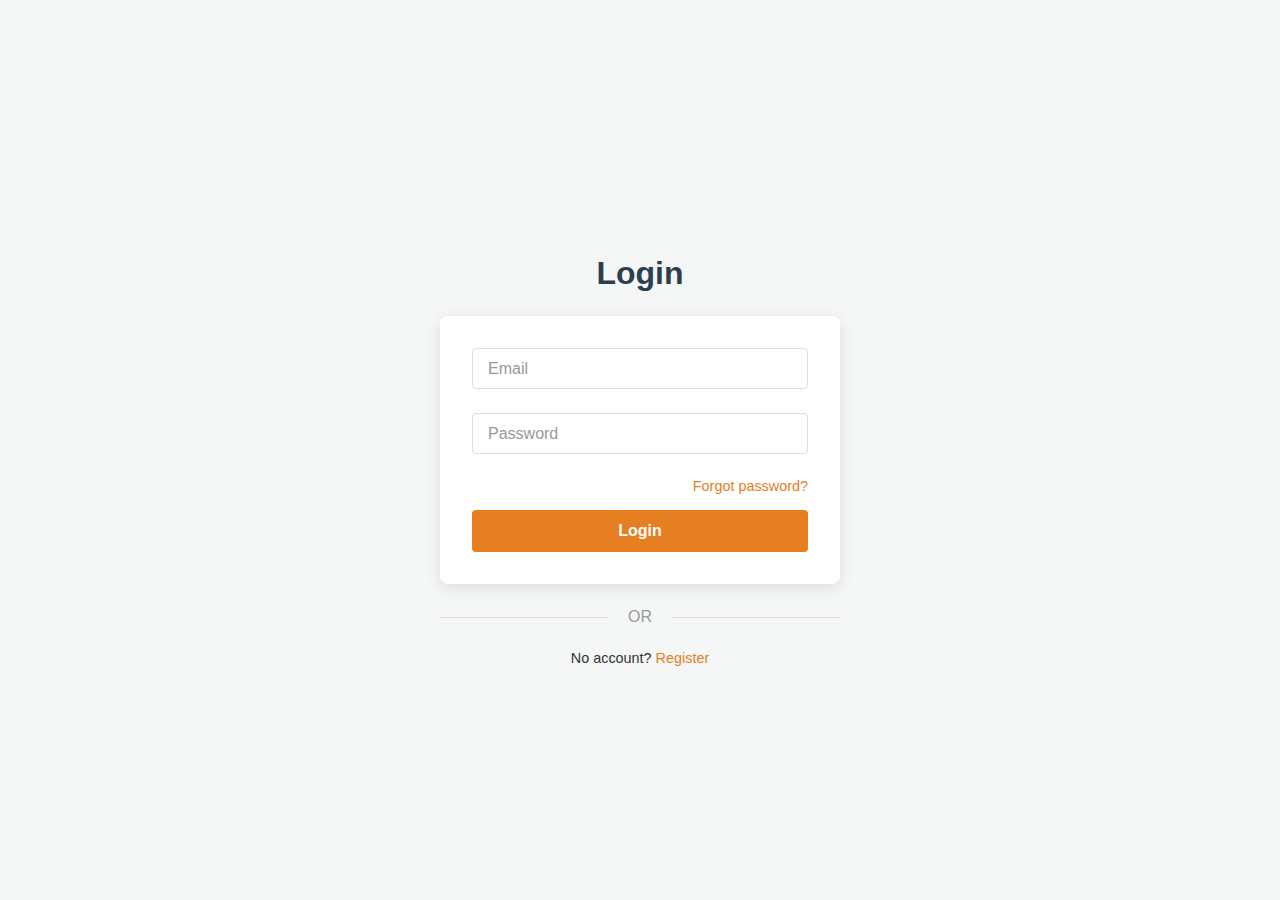
<file: index.html>
<!DOCTYPE html>
<html lang="en">
<head>
  <meta charset="UTF-8">
  <meta name="viewport" content="width=device-width, initial-scale=1.0">
  <title>Home | Chakula Kitamu</title>
  <script defer src="main.js"></script>
  <style>
    body { font-family: 'Segoe UI', sans-serif; background-color: #f4f7f6; margin: 0; color: #333; line-height: 1.6; }
    .container { max-width: 1200px; margin: 0 auto; padding: 20px; }
    
    /* Header */
    .dashboard-header { 
      display: flex; 
      flex-direction: column; 
      align-items: center; 
      padding: 2rem 0; 
      margin-bottom: 2rem; 
      border-bottom: 1px solid #ddd; 
    }
    .page-title { 
      color: #e67e22; 
      margin: 0 0 1rem 0; 
      font-size: 3rem; 
      font-weight: 800; 
      text-transform: uppercase; 
      letter-spacing: 2px; 
    }
    .links a { margin: 0 15px; text-decoration: none; color: #555; font-weight: 600; font-size: 1.1rem; }
    .links a:hover, .links a[aria-current="page"] { color: #e67e22; }
    
    .footer { text-align: center; margin-top: 3rem; padding: 1rem; color: #777; border-top: 1px solid #ddd; }
    
    /* Hero Section */
    .hero {
      background: linear-gradient(rgba(0,0,0,0.6), rgba(0,0,0,0.6)), url('https://images.unsplash.com/photo-1504674900247-0877df9cc836?auto=format&fit=crop&w=1200&q=80');
      background-size: cover;
      background-position: center;
      color: white;
      padding: 6rem 2rem;
      text-align: center;
      border-radius: 12px;
      box-shadow: 0 4px 15px rgba(0,0,0,0.1);
    }
    .hero h2 { font-size: 3rem; margin: 0 0 1rem; }
    .hero p { font-size: 1.25rem; margin-bottom: 2rem; opacity: 0.9; }
    
    .btn { display: inline-block; padding: 12px 32px; background: #e67e22; color: white; border: none; border-radius: 6px; cursor: pointer; font-weight: 600; text-decoration: none; font-size: 1.1rem; transition: background 0.2s; }
    .btn:hover { background: #d35400; }
    
    @media (max-width: 768px) {
      .hero { padding: 4rem 1rem; }
      .hero h2 { font-size: 2rem; }
    }
  </style>
</head>
<body>

<main class="container">
  <header class="dashboard-header">
    <h1 class="page-title">Chakula Kitamu</h1>

    <nav class="links">
      <a href="index.html" aria-current="page">Home</a>
      <a href="menu.html">Menu</a>
      <a href="cart.html">Cart (<span id="cartCount">0</span>)</a>
      <a href="login.html">login</a>
    </nav>
  </header>

  <section class="hero">
    <h2>Karibu Chakula Kitamu</h2>
    <p>Experience the authentic taste of Tanzania. Fresh, delicious, and delivered to your doorstep.</p>
    <a href="menu.html" class="btn">Order Now</a>
  </section>

  <footer class="footer">
    @epol-cafteria
  </footer>

</main>

</body>
</html>
</file>
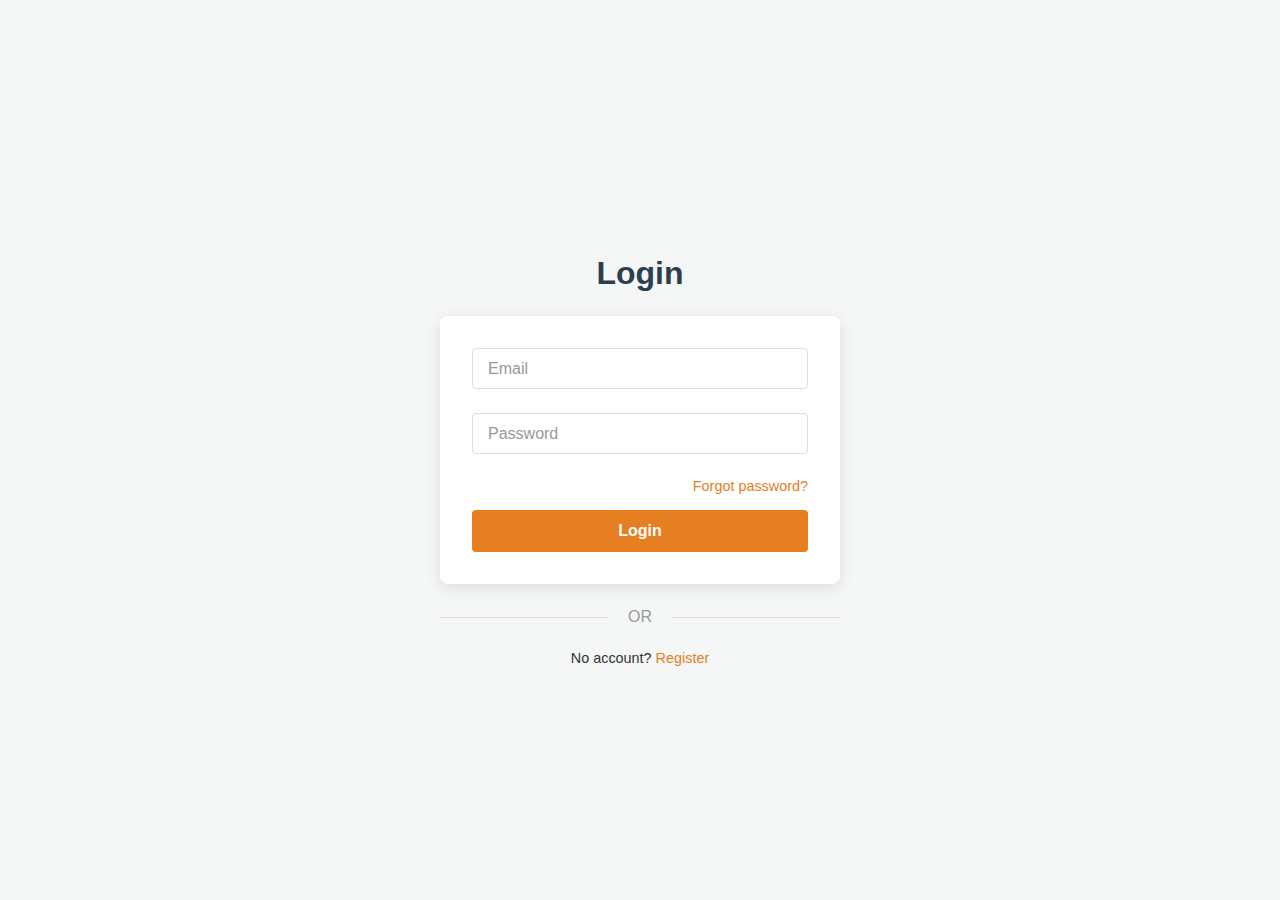
<file: cart.html>
<!DOCTYPE html>
<html lang="en">
<head>
  <meta charset="UTF-8">
  <meta name="viewport" content="width=device-width, initial-scale=1.0">
  <title>Shopping Cart</title>
  <link rel="stylesheet" href="style.css">
  <script defer src="main.js"></script>
</head>
<body>

<main class="container">
  <header class="dashboard-header">
    <h1 class="page-title">Shopping Cart</h1>

    <nav class="links">
      <a href="index.html">Home</a>
      <a href="menu.html">Menu</a>
      <!-- aria-current indicates this is the active page -->
      <a href="cart.html" aria-current="page">Cart (<span id="cartCount">0</span>)</a>
      <a href="login.html">Login</a>
    </nav>
  </header>

  <section class="cart-content">
    <!-- The ID 'cartItems' matches your JS loadCart() function -->
    <ul id="cartItems">
      <!-- This text will be replaced by JS if the cart has items -->
      <li class="empty-cart-msg">Your cart is currently empty.</li>
    </ul>

    <!-- Total Price Display -->
    <div id="cartTotalContainer" class="cart-total">Total: <span id="cartTotalDisplay">Tsh 0</span></div>

    <div class="cart-actions">
      <!-- Primary Action: Clear Cart -->
      <!-- We use a specific ID so we can attach the event listener in JS -->
      <button id="clearCartBtn" class="btn btn-danger" type="button">Clear Cart</button>
      
      <!-- Secondary Action: Continue Shopping -->
      <a href="menu.html" class="btn btn-secondary">Continue Shopping</a>

      <!-- Primary Action: Checkout -->
      <a href="checkout.html" class="btn">Proceed to Checkout</a>
    </div>
  </section>

</main>

</body>
</html>
</file>
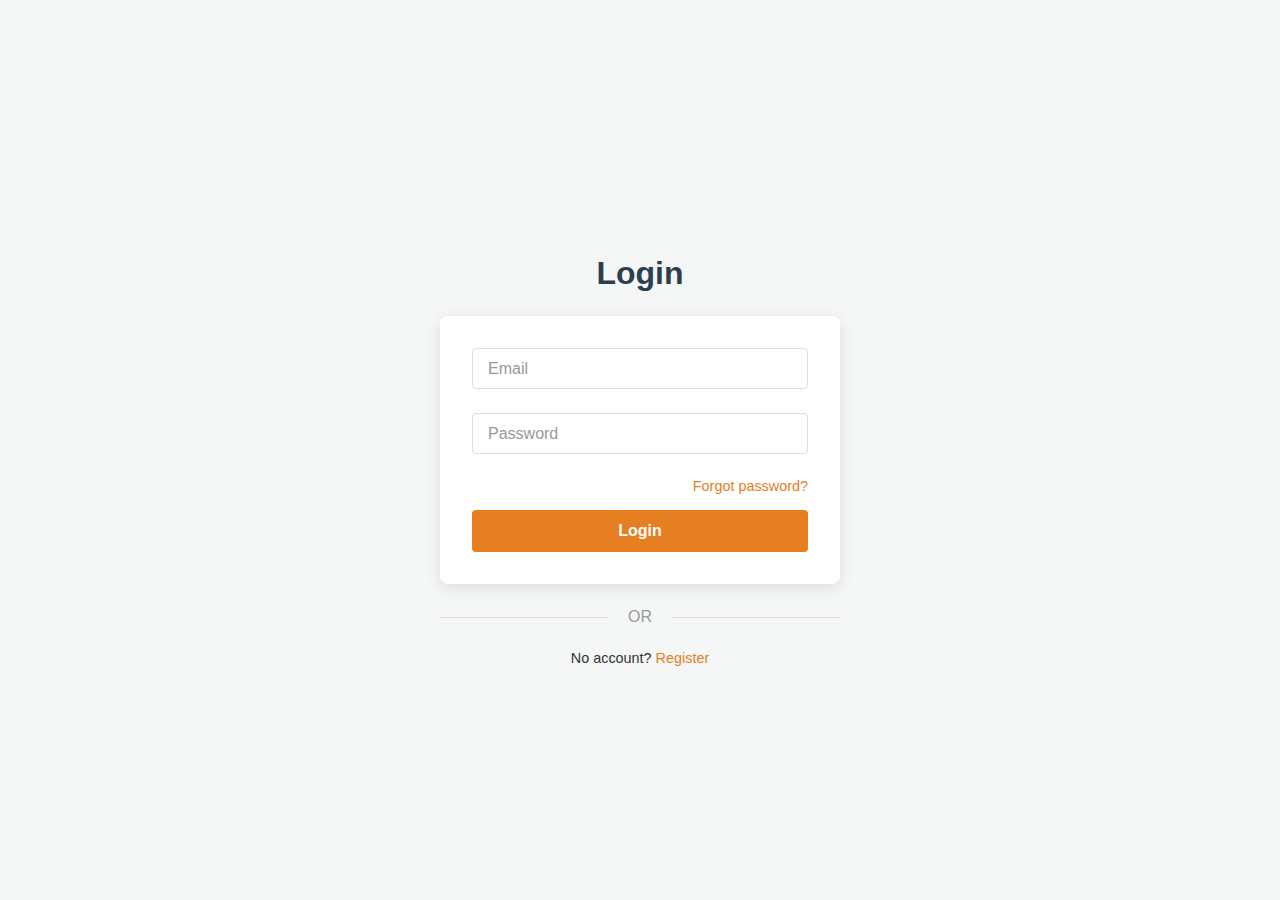
<file: checkout.html>
<!DOCTYPE html>
<html lang="en">
<head>
  <meta charset="UTF-8">
  <meta name="viewport" content="width=device-width, initial-scale=1.0">
  <title>Checkout | Chakula Kitamu</title>
  <link rel="stylesheet" href="style.css">
  <script defer src="main.js"></script>
  <style>
    .checkout-grid { display: grid; grid-template-columns: 1fr 1fr; gap: 2rem; }
    .order-summary { background: white; padding: 2rem; border-radius: 12px; box-shadow: 0 2px 8px rgba(0,0,0,0.05); height: fit-content; }
    .order-item { display: flex; justify-content: space-between; padding: 0.5rem 0; border-bottom: 1px solid #eee; }
    .total-row { display: flex; justify-content: space-between; font-weight: bold; font-size: 1.2rem; margin-top: 1rem; padding-top: 1rem; border-top: 2px solid #333; }
    @media(max-width: 768px) { .checkout-grid { grid-template-columns: 1fr; } }
  </style>
</head>
<body>

<main class="container">
  <header class="dashboard-header">
    <h1 class="page-title">Checkout</h1>
    <nav class="links">
      <a href="index.html">Home</a>
      <a href="menu.html">Menu</a>
      <a href="cart.html">Cart (<span id="cartCount">0</span>)</a>
      <a href="login.html">Login</a>
    </nav>
  </header>

  <div class="checkout-grid">
    <!-- Checkout Form -->
    <form id="checkoutForm">
      <h2 style="margin-top:0;">Shipping Details</h2>
      
      <div class="input-group">
        <input type="text" name="fullname" id="fullname" required placeholder=" ">
        <label for="fullname">Full Name</label>
      </div>

      <div class="input-group">
        <input type="text" name="address" id="address" required placeholder=" ">
        <label for="address">Delivery Address</label>
      </div>

      <div class="input-group">
        <input type="tel" name="phone" id="phone" required placeholder=" ">
        <label for="phone">Phone Number</label>
      </div>

      <div class="input-group">
        <select name="payment" id="payment" required style="width:100%; padding:12px; border:1px solid #ddd; border-radius:6px; background:transparent;">
          <option value="" disabled selected>Select Payment Method</option>
          <option value="cash">Cash on Delivery</option>
          <option value="mobile">Mobile Money</option>
        </select>
      </div>

      <button type="submit" class="btn">Place Order</button>
    </form>

    <!-- Order Summary -->
    <div class="order-summary">
      <h2 style="margin-top:0;">Your Order</h2>
      <ul id="checkoutItems">
        <!-- Items loaded via JS -->
      </ul>
      <div class="total-row">
        <span>Total</span>
        <span id="checkoutTotal">Tsh 0</span>
      </div>
    </div>
  </div>
</main>

</body>
</html>
</file>
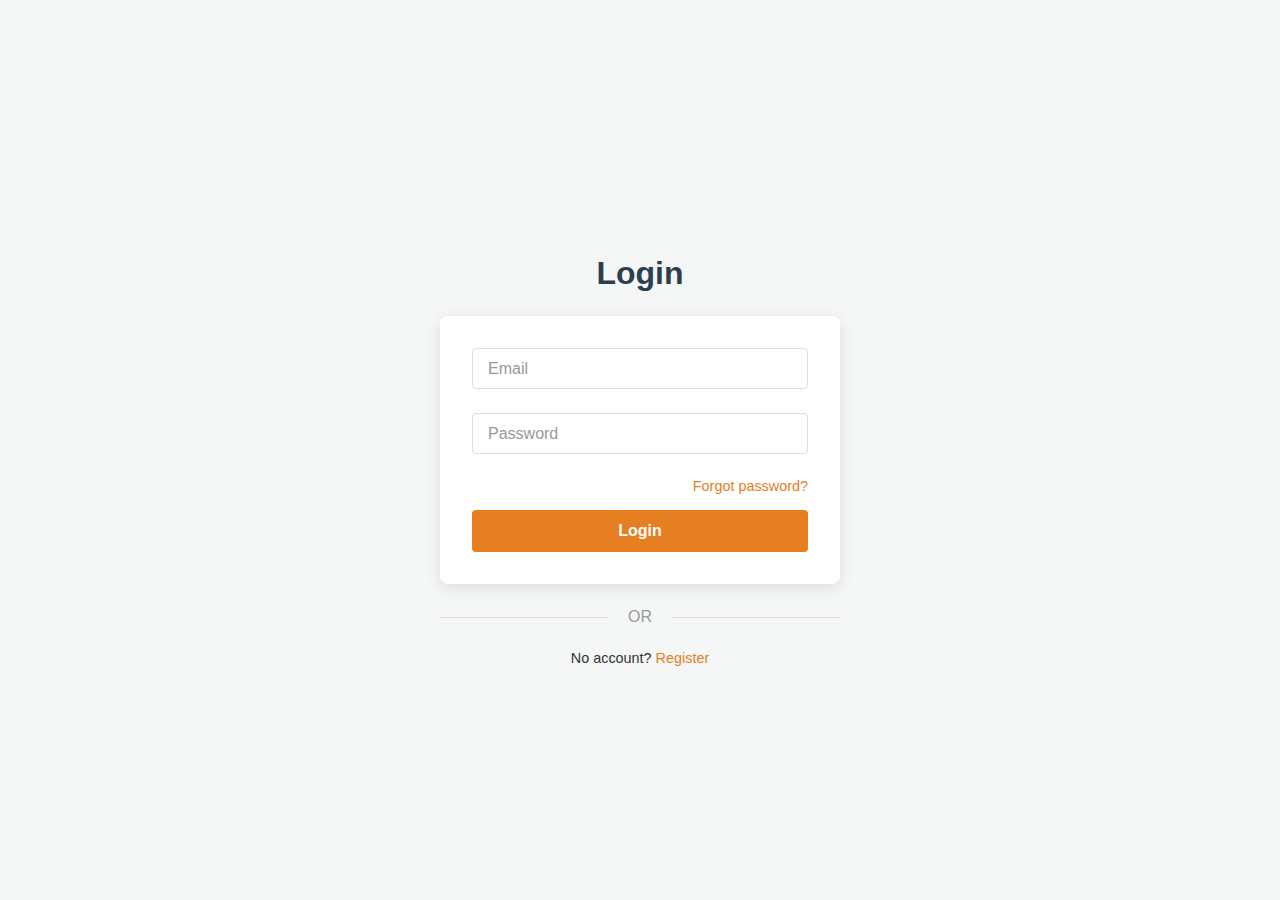
<file: contact.html>
<!DOCTYPE html>
<html lang="en">
<head>
    <meta charset="UTF-8">
    <meta name="viewport" content="width=device-width, initial-scale=1.0">
    <title>Contact Us | EPOL CAFTERIA</title>
    <script defer src="main.js"></script>
    <style>
        body { font-family: 'Segoe UI', sans-serif; background-color: #f4f7f6; margin: 0; color: #333; line-height: 1.6; }
        .container { max-width: 1200px; margin: 0 auto; padding: 20px; }

        /* Header Consistency */
        .dashboard-header { display: flex; justify-content: space-between; align-items: center; padding: 1rem 0; margin-bottom: 2rem; border-bottom: 1px solid #ddd; }
        .page-title { color: #2c3e50; margin: 0; }
        .links a { margin-left: 20px; text-decoration: none; color: #555; font-weight: 600; }
        .links a:hover, .links a[aria-current="page"] { color: #e67e22; }

        /* Contact Page Specific CSS */
        .contact-container {
            display: grid;
            grid-template-columns: 1fr 1fr; /* Two-column layout */
            gap: 40px;
            background: white;
            box-shadow: 0 5px 15px rgba(0,0,0,0.1);
            border-radius: 10px;
            padding: 40px;
        }

        .contact-info h2, .contact-form h2 {
            color: #d35400;
            margin-bottom: 20px;
        }

        .info-item { margin-bottom: 20px; }
        .info-item h4 { margin-bottom: 5px; color: #555; }

        /* Form Styling */
        .contact-form input, .contact-form textarea {
            width: 100%;
            padding: 12px;
            margin-bottom: 15px;
            border: 1px solid #ddd;
            border-radius: 5px;
            font-size: 1rem;
        }

        .contact-form textarea { height: 120px; resize: vertical; }

        .submit-btn {
            background-color: #d35400;
            color: white;
            border: none;
            padding: 12px 25px;
            font-size: 1.1rem;
            cursor: pointer;
            border-radius: 5px;
            transition: background 0.3s;
            width: 100%;
        }

        .submit-btn:hover { background-color: #e67e22; }

        /* Mobile Responsive */
        @media (max-width: 768px) {
            .dashboard-header { flex-direction: column; gap: 1rem; text-align: center; }
            .contact-container { grid-template-columns: 1fr; }
        }
    </style>
</head>
<body>

<main class="container">
    <header class="dashboard-header">
        <h1 class="page-title">Contact Us</h1>
        <nav class="links">
            <a href="index.html">Home</a>
            <a href="menu.html">Menu</a>
            <a href="contact.html" aria-current="page">Contact</a>
            <a href="cart.html">Cart (<span id="cartCount">0</span>)</a>
            <a href="login.html">Login</a>
        </nav>
    </header>

    <div class="contact-container">
        <!-- Contact Information Column -->
        <section class="contact-info">
            <h2>For more info</h2>
            <div class="info-item">
                <h4>📍 Address</h4>
                <p>Kigamboni Tungi</p>
            </div>
            <div class="info-item">
                <h4>📞 Phone</h4>
                <p>+255 747433510</p>
            </div>
            <div class="info-item">
                <h4>✉️ Email</h4>
                <p>@epolcafteria.com</p>
            </div>
            <div class="info-item">
                <h4>🕒 Hours</h4>
                <p>Mon - Sun: 10:00 AM - 11:00 PM</p>
            </div>
        </section>

        <!-- Message Form Column -->
        <section class="contact-form">
            <h2>Send a Message</h2>
            <form id="contactForm">
                <input type="text" name="name" placeholder="Full Name" required>
                <input type="email" name="email" placeholder="Email Address" required>
                <textarea name="message" placeholder="How can we help you?" required></textarea>
                <button type="submit" class="submit-btn">Send Message</button>
            </form>
        </section>
    </div>

</main>
</body>
</html>
</file>
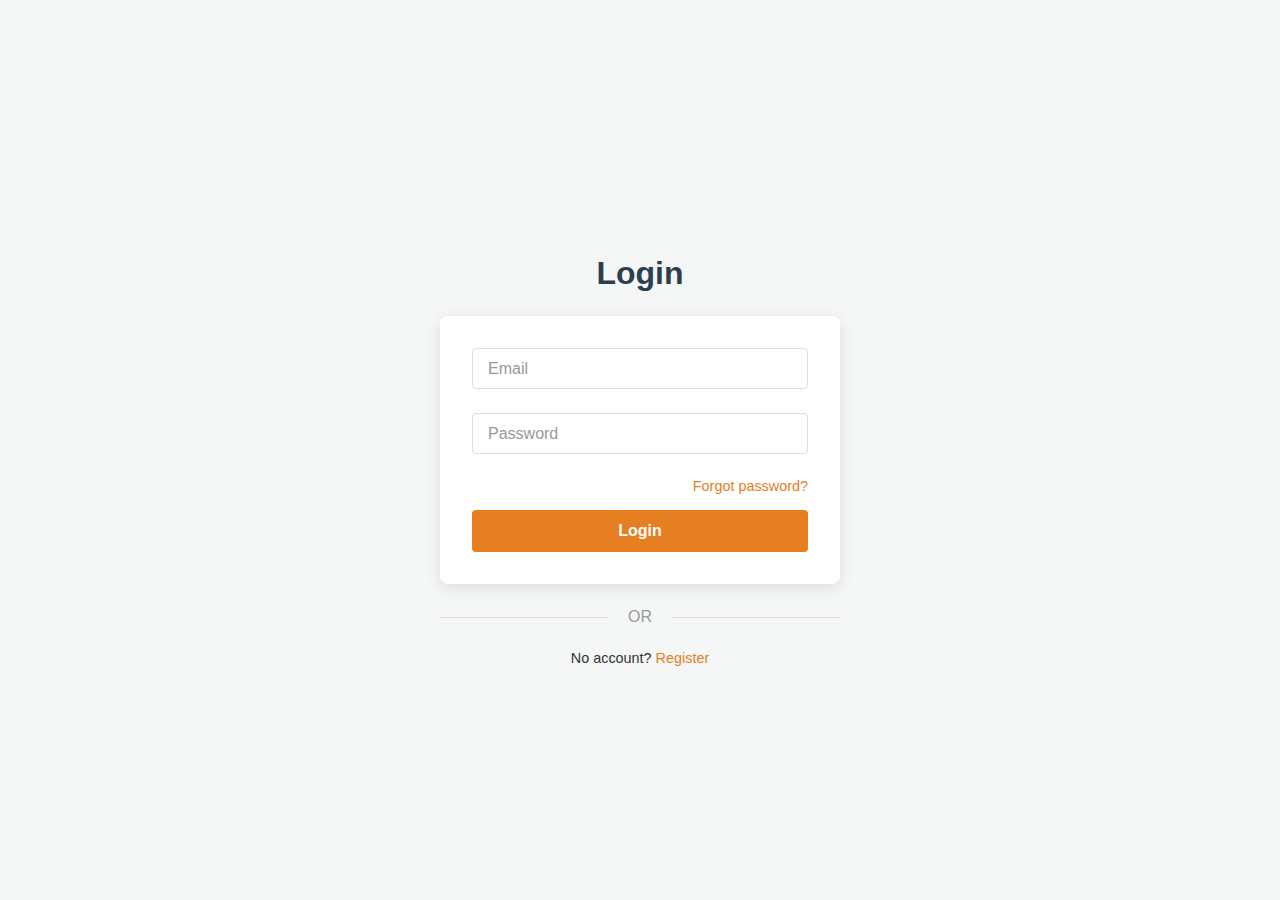
<file: login.html>
<!DOCTYPE html>
<html lang="en">
<head>
  <meta charset="UTF-8">
  <meta name="viewport" content="width=device-width, initial-scale=1.0">
  <title>Login</title>
  <script defer src="main.js"></script>
  <style>
    body { font-family: 'Segoe UI', sans-serif; background-color: #f4f7f6; margin: 0; color: #333; }
    .auth-page { display: flex; justify-content: center; align-items: center; min-height: 100vh; }
    .container { width: 100%; max-width: 400px; padding: 20px; }
    .form-title { text-align: center; margin-bottom: 1.5rem; color: #2c3e50; }
    
    form { background: white; padding: 2rem; border-radius: 8px; box-shadow: 0 4px 15px rgba(0,0,0,0.1); }
    
    .input-group { position: relative; margin-bottom: 1.5rem; }
    .input-group input { width: 100%; padding: 12px; border: 1px solid #ddd; border-radius: 4px; box-sizing: border-box; outline: none; }
    .input-group input:focus { border-color: #e67e22; }
    
    /* Simple floating label style */
    .input-group label { position: absolute; left: 12px; top: 12px; color: #999; pointer-events: none; transition: 0.2s; background: white; padding: 0 4px; }
    .input-group input:focus + label, .input-group input:not(:placeholder-shown) + label { top: -10px; font-size: 0.85rem; color: #e67e22; }
    
    .btn { width: 100%; padding: 12px; background: #e67e22; color: white; border: none; border-radius: 4px; cursor: pointer; font-size: 1rem; font-weight: bold; }
    .btn:hover { background: #d35400; }
    
    .links, .recover { text-align: center; margin-top: 1rem; font-size: 0.9rem; }
    .recover { text-align: right; margin-bottom: 1rem; margin-top: 0; }
    .or { text-align: center; margin: 1.5rem 0; color: #999; position: relative; }
    .or::before, .or::after { content: ""; height: 1px; background: #ddd; position: absolute; top: 50%; width: 42%; }
    .or::before { left: 0; } .or::after { right: 0; }
    
    a { color: #e67e22; text-decoration: none; }
    .error-msg { color: #e74c3c; font-size: 0.8rem; display: block; margin-top: 5px; }
  </style>
</head>
<body class="auth-page">

<main class="container">
  <h1 class="form-title">Login</h1>

  <form id="loginForm" novalidate>
    <div class="input-group">
      <!-- placeholder=" " is required for the CSS floating label trick -->
      <input type="email" name="email" id="email" required placeholder=" " autocomplete="email" aria-label="Email Address">
      <label for="email">Email</label>
      <small class="error-msg" id="email-error"></small>
    </div>

    <div class="input-group">
      <input type="password" name="password" id="password" required placeholder=" " autocomplete="current-password" aria-label="Password">
      <label for="password">Password</label>
      <small class="error-msg" id="password-error"></small>
    </div>

    <div class="recover">
      <a href="#">Forgot password?</a>
    </div>

    <button class="btn" type="submit">Login</button>
  </form>

  <p class="or">OR</p>

  <div class="links">
    <span>No account?</span>
    <a href="register.html">Register</a>
  </div>
</main>

</body>
</html>
</file>
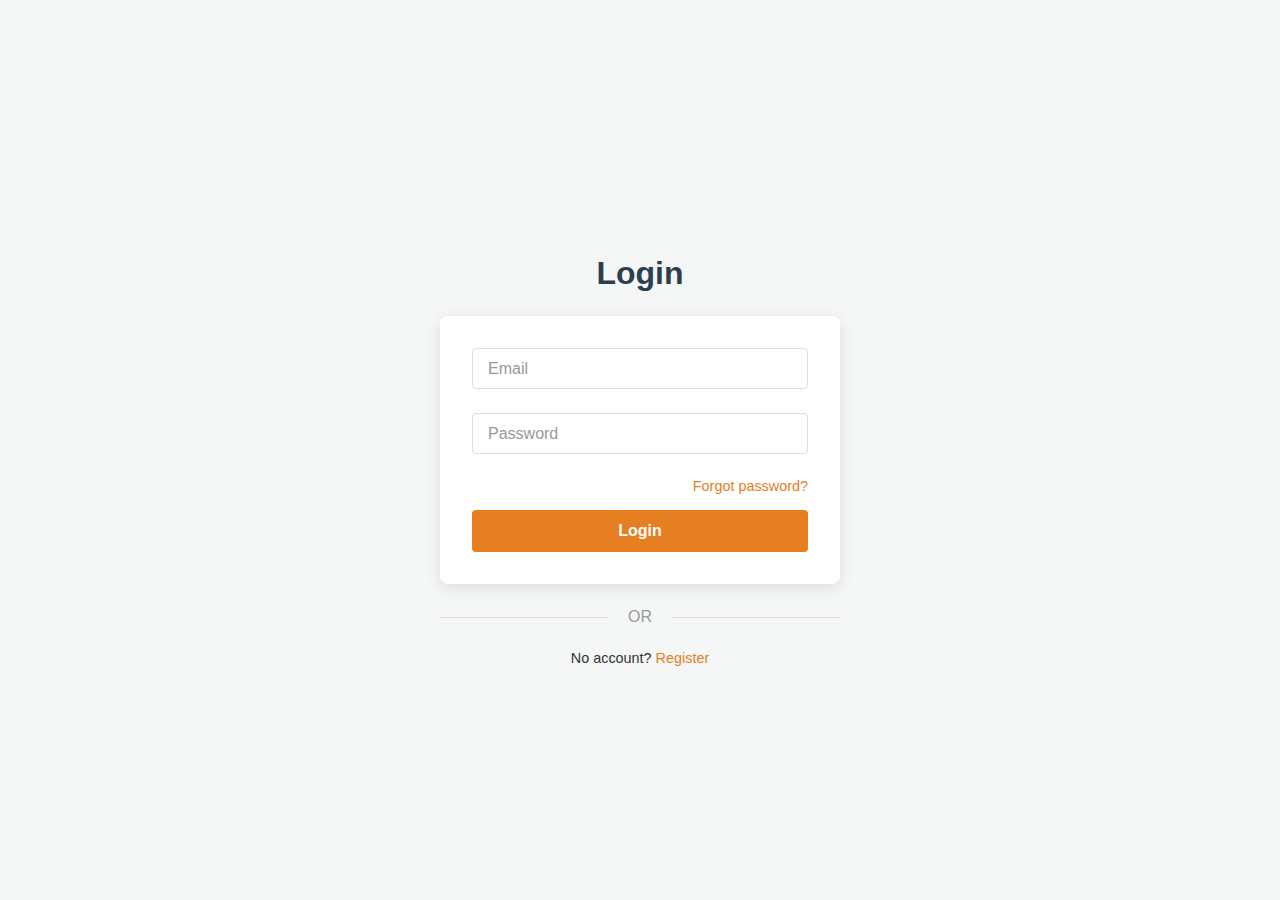
<file: menu.html>
<!DOCTYPE html>
<html lang="en">
<head>
  <meta charset="UTF-8">
  <meta name="viewport" content="width=device-width, initial-scale=1.0">
  <title>Menu | Chakula Kitamu</title>
  <link rel="stylesheet" href="style.css">
  <script defer src="main.js"></script>
</head>
<body>

<main class="container">
  <header class="dashboard-header">
    <h1 class="page-title">Our Menu</h1>
    <nav class="links">
      <a href="index.html">Home</a>
      <a href="menu.html" aria-current="page">Menu</a>
      <a href="cart.html">Cart (<span id="cartCount">0</span>)</a>
      <a href="login.html">Login</a>
    </nav>
  </header>

  <section id="menuContainer" class="product-list">
    <!-- Products will be loaded here by main.js -->
    <p style="text-align:center; width:100%; color:#777;">Loading delicious food...</p>
  </section>

</main>

</body>
</html>
</file>
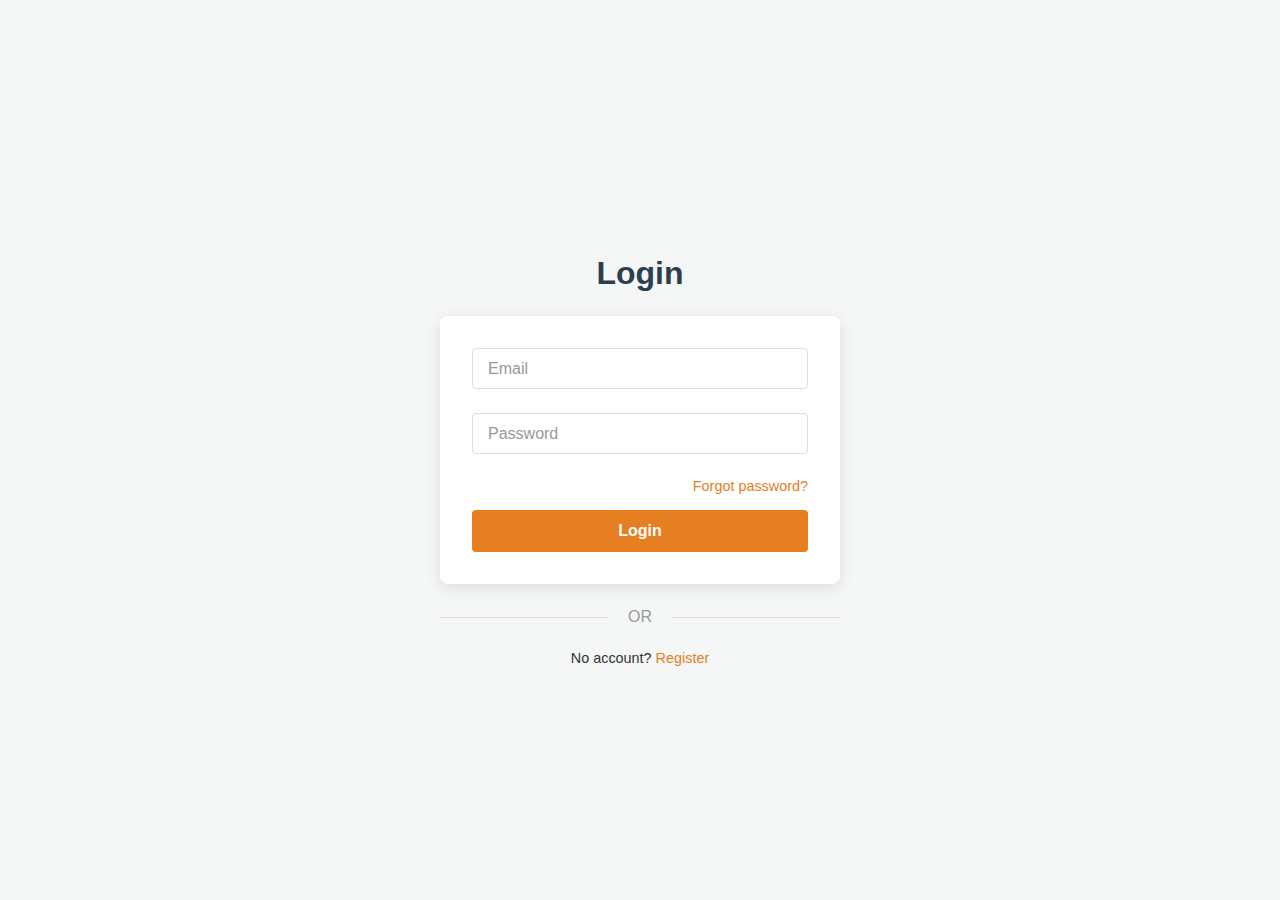
<file: order-confirmation.html>
<!DOCTYPE html>
<html lang="en">
<head>
  <meta charset="UTF-8">
  <meta name="viewport" content="width=device-width, initial-scale=1.0">
  <title>Order Confirmed | Chakula Kitamu</title>
  <link rel="stylesheet" href="style.css">
  <script defer src="main.js"></script>
  <style>
    /* Simple Layout Overrides */
    .dashboard-header { flex-direction: column; text-align: center; gap: 1.5rem; padding: 2rem 0; border-bottom: 1px solid #eee; margin-bottom: 3rem; }
    .page-title { font-size: 3rem; color: #e67e22; margin: 0; text-transform: uppercase; font-weight: 800; letter-spacing: 2px; }
    .links a { margin: 0 15px; font-weight: 600; color: #555; font-size: 1.1rem; transition: color 0.2s; }
    .links a:hover { color: #e67e22; }

    .confirmation-card {
      background: white;
      color: #333;
      padding: 4rem 2rem;
      border-radius: 12px;
      text-align: center;
      box-shadow: 0 15px 35px rgba(0,0,0,0.1);
      margin: 0 auto 3rem auto;
      max-width: 800px;
    }
    
    .confirmation-card h2 { font-size: 2.5rem; margin: 3 0 1rem; color: #2c3e50; }
    .confirmation-card p { font-size: 1.2rem; margin-bottom: 0.5rem; color: #7f8c8d; line-height: 1.6; }
    .success-icon { font-size: 5rem; color: #27ae60; display: block; margin-bottom: 1.5rem; }
    .footer { text-align: center; margin-top: 3rem; color: #95a5a6; border-top: 1px solid #eee; padding-top: 2rem; }
  </style>
</head>
<body>

<main class="container">
  <header class="dashboard-header">
    <h1 class="page-title">Chakula Kitamu</h1>
    <nav class="links">
      <a href="index.html">Home</a>
      <a href="menu.html">Menu</a>
      <a href="cart.html">Cart (<span id="cartCount">0</span>)</a>
      <a href="login.html">Login</a>
    </nav>
  </header>

  <section class="confirmation-card">
    <div class="success-icon">✓</div>
    <h2>Order Placed Successfully!</h2>
    <p>Asante sana! Your delicious food is being prepared.</p>
    <p>We will contact you shortly to confirm delivery details.</p>
    
    <a href="menu.html" class="btn btn-home">Order More Food</a>
  </section>

  <footer class="footer">
    @epol-cafteria
  </footer>
</main>

</body>
</html>
</file>
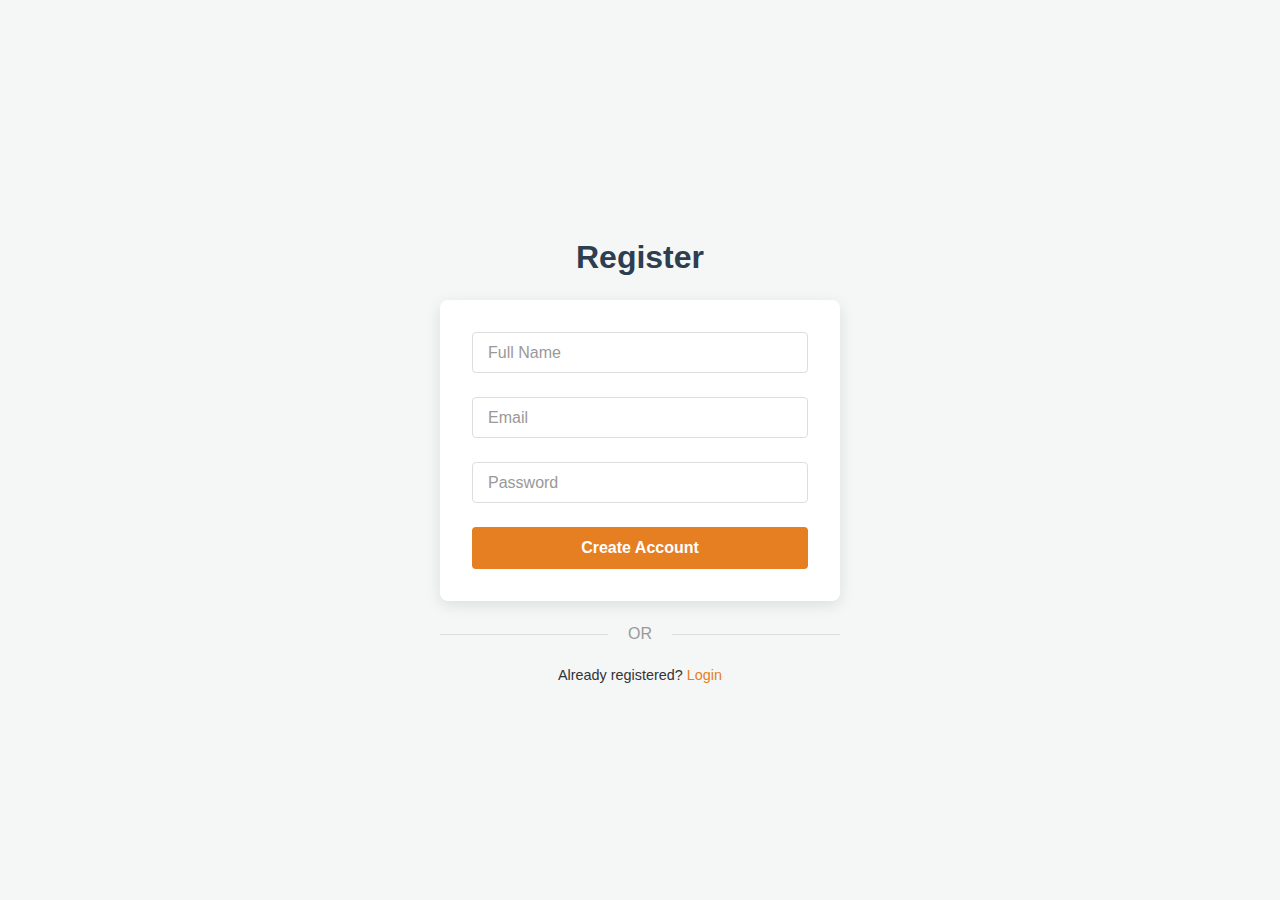
<file: register.html>
<!DOCTYPE html>
<html lang="en">
<head>
  <meta charset="UTF-8">
  <meta name="viewport" content="width=device-width, initial-scale=1.0">
  <title>Register</title>
  <script defer src="main.js"></script>
  <style>
    body { font-family: 'Segoe UI', sans-serif; background-color: #f4f7f6; margin: 0; color: #333; }
    .auth-page { display: flex; justify-content: center; align-items: center; min-height: 100vh; }
    .container { width: 100%; max-width: 400px; padding: 20px; }
    .form-title { text-align: center; margin-bottom: 1.5rem; color: #2c3e50; }
    
    form { background: white; padding: 2rem; border-radius: 8px; box-shadow: 0 4px 15px rgba(0,0,0,0.1); }
    
    .input-group { position: relative; margin-bottom: 1.5rem; }
    .input-group input { width: 100%; padding: 12px; border: 1px solid #ddd; border-radius: 4px; box-sizing: border-box; outline: none; }
    .input-group input:focus { border-color: #e67e22; }
    
    /* Simple floating label style */
    .input-group label { position: absolute; left: 12px; top: 12px; color: #999; pointer-events: none; transition: 0.2s; background: white; padding: 0 4px; }
    .input-group input:focus + label, .input-group input:not(:placeholder-shown) + label { top: -10px; font-size: 0.85rem; color: #e67e22; }
    
    .btn { width: 100%; padding: 12px; background: #e67e22; color: white; border: none; border-radius: 4px; cursor: pointer; font-size: 1rem; font-weight: bold; }
    .btn:hover { background: #d35400; }
    
    .links { text-align: center; margin-top: 1rem; font-size: 0.9rem; }
    .or { text-align: center; margin: 1.5rem 0; color: #999; position: relative; }
    .or::before, .or::after { content: ""; height: 1px; background: #ddd; position: absolute; top: 50%; width: 42%; }
    .or::before { left: 0; } .or::after { right: 0; }
    
    a { color: #e67e22; text-decoration: none; }
    .error-msg { color: #e74c3c; font-size: 0.8rem; display: block; margin-top: 5px; }
  </style>
</head>
<body class="auth-page">

<div class="container">
  <h1 class="form-title">Register</h1>

  <form id="registerForm">
    <div class="input-group">
      <input type="text" name="fullname" id="fullname" required placeholder=" " autocomplete="name">
      <label for="fullname">Full Name</label>
      <small class="error-msg"></small>
    </div>

    <div class="input-group">
      <input type="email" name="email" id="email" required placeholder=" " autocomplete="email">
      <label for="email">Email</label>
      <small class="error-msg"></small>
    </div>

    <div class="input-group">
      <input type="password" name="password" id="password" required placeholder=" " autocomplete="new-password">
      <label for="password">Password</label>
      <small class="error-msg"></small>
    </div>

    <button class="btn" type="submit">Create Account</button>
  </form>

  <p class="or">OR</p>

  <div class="links">
    <span>Already registered?</span>
    <a href="login.html">Login</a>
  </div>
</div>

</body>
</html>
</file>
<file: style.css>
:root {
  --primary-color: #e67e22;
  --primary-dark: #d35400;
  --secondary-color: #2c3e50;
  --text-color: #333;
  --text-muted: #7f8c8d;
  --bg-color: #f4f7f6;
  --card-bg: #ffffff;
  --danger-color: #e74c3c;
  --font-family: 'Segoe UI', sans-serif;
  --border-radius: 6px;
  --shadow-sm: 0 2px 8px rgba(0,0,0,0.05);
  --shadow-md: 0 8px 16px rgba(0,0,0,0.1);
}

* {
  box-sizing: border-box;
}

body {
  background-color: var(--bg-color);
  color: var(--text-color);
  font-family: var(--font-family);
  margin: 0;
  padding: 0;
  line-height: 1.6;
}

a {
  text-decoration: none;
  color: inherit;
  transition: color 0.2s;
}

ul {
  list-style: none;
  padding: 0;
  margin: 0;
}

.container {
  max-width: 1200px;
  margin: 0 auto;
  padding: 0 20px;
}

/* Header */
.dashboard-header {
  display: flex;
  justify-content: space-between;
  align-items: center;
  padding: 1.5rem 0;
  margin-bottom: 2rem;
  border-bottom: 1px solid rgba(0,0,0,0.05);
}

.page-title {
  font-size: 1.75rem;
  color: #2c3e50;
  font-weight: 700;
  margin: 0;
}

.dashboard-header .links {
  display: flex;
  gap: 1.5rem;
}

.dashboard-header .links a {
  font-weight: 600;
  color: var(--secondary-color);
  opacity: 0.7;
}

.dashboard-header .links a:hover,
.dashboard-header .links a[aria-current="page"] {
  color: var(--primary-color);
  opacity: 1;
}

/* Buttons */
.btn {
  display: inline-block;
  background-color: var(--primary-color);
  color: white;
  border: none;
  padding: 0.75rem 1.5rem;
  border-radius: var(--border-radius);
  cursor: pointer;
  font-weight: 600;
  font-size: 1rem;
  text-align: center;
  transition: all 0.2s ease;
  width: 100%;
}

.btn:hover {
  background-color: var(--primary-dark);
  transform: translateY(-2px);
  box-shadow: 0 4px 12px rgba(230, 126, 34, 0.3);
  filter: brightness(110%);
}

.btn-danger {
  background-color: var(--danger-color);
}

.btn-danger:hover {
  background-color: #c0392b;
  box-shadow: 0 4px 12px rgba(231, 76, 60, 0.3);
}

.btn-secondary {
  background-color: var(--text-muted);
}

.btn-secondary:hover {
  background-color: #95a5a6;
  box-shadow: 0 4px 12px rgba(127, 140, 141, 0.3);
}

/* Forms (Login/Register) */
.form-title {
  text-align: center;
  color: var(--secondary-color);
  margin-bottom: 2rem;
  font-size: 2rem;
  font-weight: 600;
}

form {
  background: var(--card-bg);
  padding: 2.5rem;
  border-radius: 12px;
  box-shadow: var(--shadow-sm);
  max-width: 450px;
  margin: 0 auto;
}

.input-group {
  position: relative;
  margin-bottom: 1.5rem;
}

.input-group input {
  width: 100%;
  padding: 12px 16px;
  border: 1px solid #ddd;
  border-radius: var(--border-radius);
  font-size: 1rem;
  outline: none;
  background: transparent;
  transition: border-color 0.2s;
  box-sizing: border-box;
}

.input-group input:focus {
  border-color: var(--primary-color);
}

.input-group label {
  position: absolute;
  left: 14px;
  top: 13px;
  color: var(--text-muted);
  pointer-events: none;
  transition: 0.2s ease all;
  background-color: var(--card-bg);
  padding: 0 4px;
  font-size: 1rem;
}

.input-group input:focus + label,
.input-group input:not(:placeholder-shown) + label {
  top: -10px;
  left: 10px;
  font-size: 0.85rem;
  color: var(--primary-color);
  font-weight: 600;
}

.error-msg {
  color: var(--danger-color);
  font-size: 0.85rem;
  margin-top: 5px;
  display: block;
}

.recover {
  text-align: right;
  margin-bottom: 1.5rem;
}

.recover a {
  color: var(--primary-color);
  font-size: 0.9rem;
}

.or {
  text-align: center;
  margin: 2rem 0;
  color: var(--text-muted);
  position: relative;
  max-width: 450px;
  margin-left: auto;
  margin-right: auto;
}

.or::before,
.or::after {
  content: "";
  display: block;
  height: 1px;
  background: #e0e0e0;
  position: absolute;
  top: 50%;
  width: 42%;
}

.or::before { left: 0; }
.or::after { right: 0; }

.links {
  text-align: center;
}

.links span {
  color: var(--text-muted);
}

.links a {
  color: var(--primary-color);
  font-weight: 600;
  margin-left: 5px;
}

/* Product List */
.product-list {
  display: grid;
  grid-template-columns: repeat(auto-fill, minmax(280px, 1fr));
  gap: 2rem;
  padding: 1rem 0 4rem;
}

.product-card {
  background: var(--card-bg);
  border-radius: 12px;
  box-shadow: var(--shadow-sm);
  transition: transform 0.3s ease, box-shadow 0.3s ease;
  overflow: hidden;
  display: flex;
  flex-direction: column;
  border: 1px solid rgba(0,0,0,0.02);
}

.product-card:hover {
  transform: translateY(-8px);
  box-shadow: var(--shadow-md);
}

.card-img {
  width: 100%;
  height: 220px;
  object-fit: cover;
}

.card-body {
  padding: 1.5rem;
  display: flex;
  flex-direction: column;
  flex-grow: 1;
}

.card-title {
  margin: 0 0 0.5rem 0;
  color: var(--secondary-color);
  font-size: 1.25rem;
  font-weight: 700;
}

.card-desc {
  font-size: 0.95rem;
  color: var(--text-muted);
  margin-bottom: 1.5rem;
  flex-grow: 1;
}

.card-price {
  font-size: 1.25rem;
  font-weight: 800;
  color: var(--primary-color);
  margin-bottom: 1.5rem;
}

/* Hero Section */
.hero {
  text-align: center;
  background: linear-gradient(rgba(0,0,0,0.6), rgba(0,0,0,0.6)), url('https://images.unsplash.com/photo-1504674900247-0877df9cc836?auto=format&fit=crop&w=1200&q=80');
  background-size: cover;
  background-position: center;
  color: white;
  padding: 6rem 2rem;
  border-radius: 12px;
  box-shadow: 0 4px 15px rgba(0,0,0,0.1);
  margin-bottom: 2rem;
}

.hero h2 {
  font-size: 3rem; 
  margin: 0 0 1rem;
  color: white;
}

.hero p {
  font-size: 1.25rem; 
  margin-bottom: 2rem; 
  opacity: 0.9;
  color: white;
}

.hero .btn {
  width: auto;
  padding: 1rem 2.5rem;
  font-size: 1.1rem;
}

/* Cart Page */
.cart-content {
  background: var(--card-bg);
  border-radius: 12px;
  box-shadow: var(--shadow-sm);
  padding: 2rem;
  min-height: 300px;
}

.empty-cart-msg {
  text-align: center;
  padding: 4rem 1rem;
  color: var(--text-muted);
  font-size: 1.2rem;
}

.cart-actions {
  margin-top: 2rem;
  display: flex;
  gap: 1rem;
  flex-wrap: wrap;
  justify-content: flex-end;
  border-top: 1px solid #eee;
  padding-top: 2rem;
}

.cart-actions .btn {
  width: auto;
}

/* Cart Page Enhancements */
.cart-item {
  display: flex;
  justify-content: space-between;
  align-items: center;
  padding: 1rem 0;
  border-bottom: 1px solid #eee;
}

.cart-item-info {
  display: flex;
  flex-direction: column;
  gap: 0.25rem;
}

.btn-remove {
  background: none;
  border: none;
  color: var(--danger-color);
  cursor: pointer;
  font-size: 0.9rem;
  padding: 0;
  text-align: right;
  transition: color 0.2s;
}

.btn-remove:hover {
  color: #c0392b;
}

.cart-total {
  text-align: right;
  font-size: 1.5rem;
  font-weight: bold;
  color: var(--secondary-color);
  margin-top: 1.5rem;
  padding-top: 1.5rem;
  border-top: 2px solid var(--primary-color);
  display: none; /* Hidden by default, JS will show it */
}

/* Responsive */
@media (max-width: 768px) {
  .dashboard-header {
    flex-direction: column;
    gap: 1rem;
    text-align: center;
  }
  
  .hero h2 {
    font-size: 2rem;
  }
  
  .cart-actions {
    justify-content: center;
  }
  
  .cart-actions .btn {
    width: 100%;
  }
}
</file>
